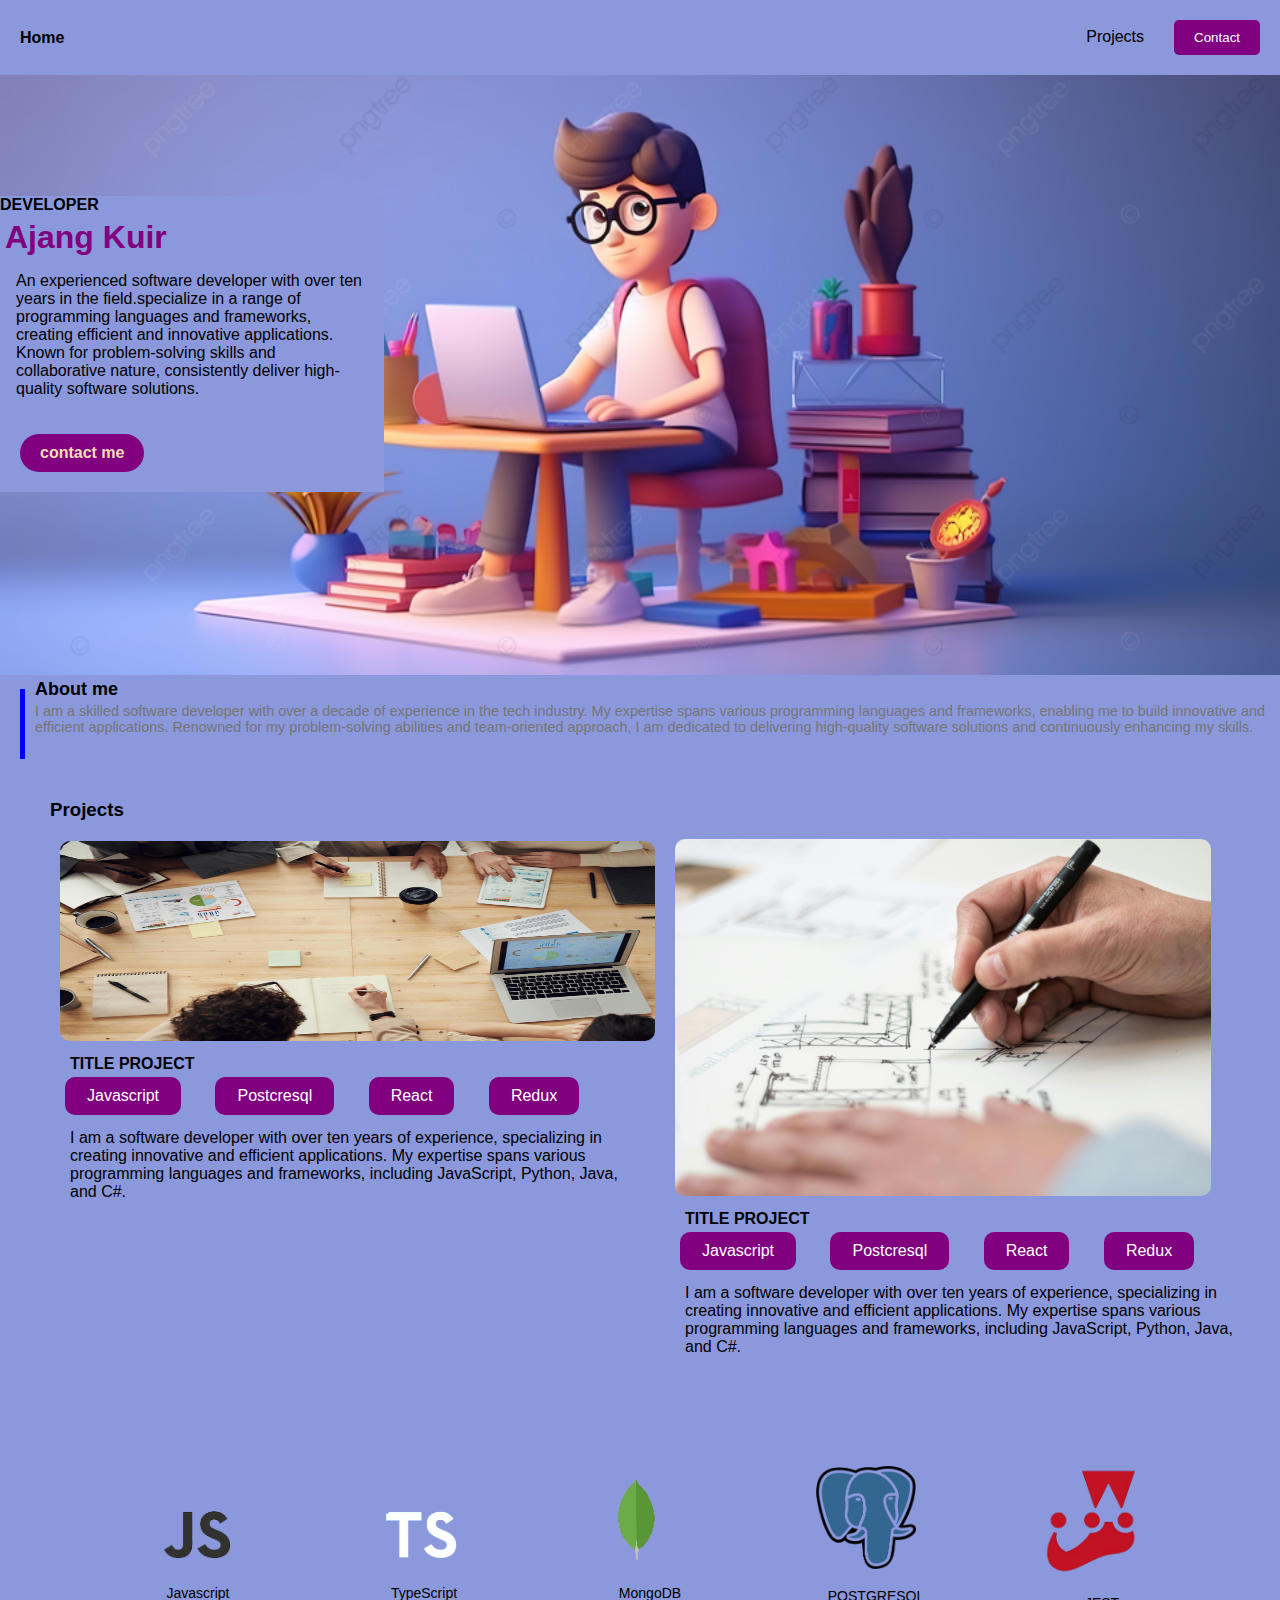
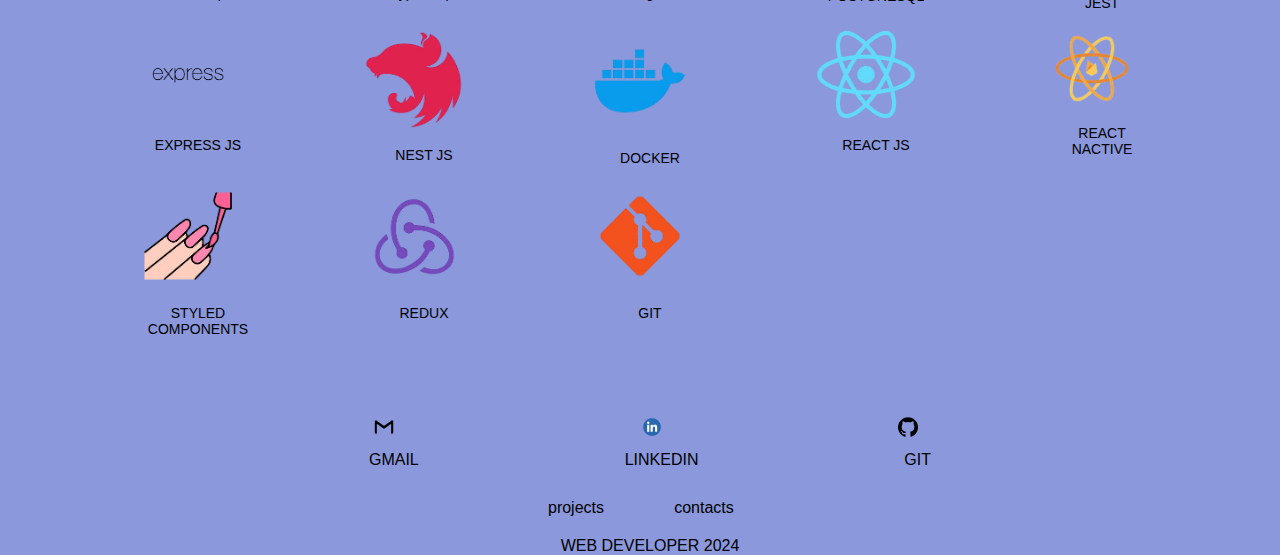
<file: index.html>
<!DOCTYPE html>
<html lang="en">
<head>
    <meta charset="UTF-8">
    <meta name="viewport" content="width=device-width, initial-scale=1.0">
    <title>Application</title>
    <link rel="stylesheet" href="css/style.css">
    <link rel="stylesheet" href="css/responsive.css">
</head>
<body>
    <nav>
        <div class="nav-left">
            <a href="#">Home</a>
        </div>
        <div class="nav-right">
            <ul>
                <li>
                    <a href="#">Projects</a>
                </li>
                <li>
                    <a href="contact.html">
                        <button>Contact</button>
                    </a>

                </li>
            </ul>
        </div>
    </nav>

  

    <main>
        <section class="section1">
            <img src="image/3dimage.png" alt="">

            <div class="loper">
                <h4>DEVELOPER</h4>
                <h1>Ajang Kuir</h1>

                <p>
                     An experienced software developer with over ten years in the field.specialize in a range of programming languages and frameworks, creating efficient and innovative applications. Known for problem-solving skills and collaborative nature, consistently deliver high-quality software solutions.  
                </p>

                <button>contact me</button>

            </div>

        </section>

        <section class="section2">
            <div class="blue-stick"></div>
            <div class="about">
                <h1>About me</h1>
                <p>
                    I am a skilled software developer with over a decade of experience in the tech industry. My expertise spans various programming languages and frameworks, enabling me to build innovative and efficient applications. Renowned for my problem-solving abilities and team-oriented approach, I am dedicated to delivering high-quality software solutions and continuously enhancing my skills.  
                </p>
            </div>
        </section>

        <section class="section3">
              
            <div class="react">
                <h3>Projects</h3>
                <img src="image/pexels-fauxels-3183186.jpg" alt="">
                <h4>TITLE PROJECT</h4>
                <button>Javascript</button> <button>Postcresql</button> <button>React</button>
                <button>Redux</button>

                <p>
                    I am a software developer with over ten years of experience, specializing in creating innovative and efficient applications. My expertise spans various programming languages and frameworks, including JavaScript, Python, Java, and C#.  
                </p>
            </div>

            <div class="control">
                <img src="image/pexels-lexovertoom-1109541.jpg" alt="">
                <h4>TITLE PROJECT</h4>
                <button>Javascript</button> <button>Postcresql</button> <button>React</button>
                <button>Redux</button>

                <p>
                    I am a software developer with over ten years of experience, specializing in creating innovative and efficient applications. My expertise spans various programming languages and frameworks, including JavaScript, Python, Java, and C#.  
                </p>
            </div>

          

         
        </section>

        <section class="section4">

            <div class="image-container">
                <img src="image/java-removebg-preview.png" alt="">
                <p>Javascript</p>
            </div>
            <div class="image-container">
                <img src="image/typescript-removebg-preview.png" alt="">
                <p>TypeScript</p>
            </div>
            <div class="image-container">
                <img src="image/leaf-removebg-preview.png" alt="">
                <p>MongoDB</p>
            </div>
            <div class="image-container">
                <img src="image/post-removebg-preview.png" alt="">
                <p>POSTGRESQL</p>
            </div>
            <div class="image-container">
                <img src="image/jester-removebg-preview.png" alt="">
                <p>JEST</p>
            </div>
            <div class="image-container">
                <img src="image/exp-removebg-preview.png" alt="">
                <p>EXPRESS JS</p>
            </div>
            <div class="image-container">
                <img src="image/nest-removebg-preview (1).png" alt="">
                <p>NEST JS</p>
            </div>
            <div class="image-container">
                <img src="image/docker-removebg-preview.png" alt="">
                <p>DOCKER</p>
            </div>
            <div class="image-container">
                <img src="image/react-removebg-preview.png" alt="">
                <p>REACT JS</p>
            </div>
            <div class="image-container">
                <img src="image/nactive-removebg-preview.png" alt="">
                <p>REACT<BR>NACTIVE</p>
            </div>
            <div class="image-container">
                <img src="image/ico-removebg-preview.png" alt="">
                <p>STYLED<BR>COMPONENTS</p>
            </div>
            <div class="image-container">
                <img src="image/redux-removebg-preview.png" alt="">
                <p>REDUX</p>
            </div>
            <div class="image-container">
                <img src="image/git-removebg-preview.png" alt="">
                <p>GIT</p>
            </div>
        </section>

        <footer>

            
            <div class="footer-content">
                <div class="colon">
                    <img src="image/mail-removebg-preview.png" alt="GMAIL">
                    <p>GMAIL</p>
                </div>
                <div class="colon">
                    <img src="image/linked-removebg-preview.png" alt="LINKEDIN">
                    <p>LINKEDIN</p>
                </div>
                <div class="colon">
                    <img src="image/get-removebg-preview.png" alt="GIT">
                    <p>GIT</p>
                </div>
            </div>
            <div class="center-text">
                <p>projects</p>
                <p>contacts</p>
            </div>

            <p>WEB DEVELOPER 2024</p>
        </footer>


       

    </main>

    
</body>
</html>
</file>
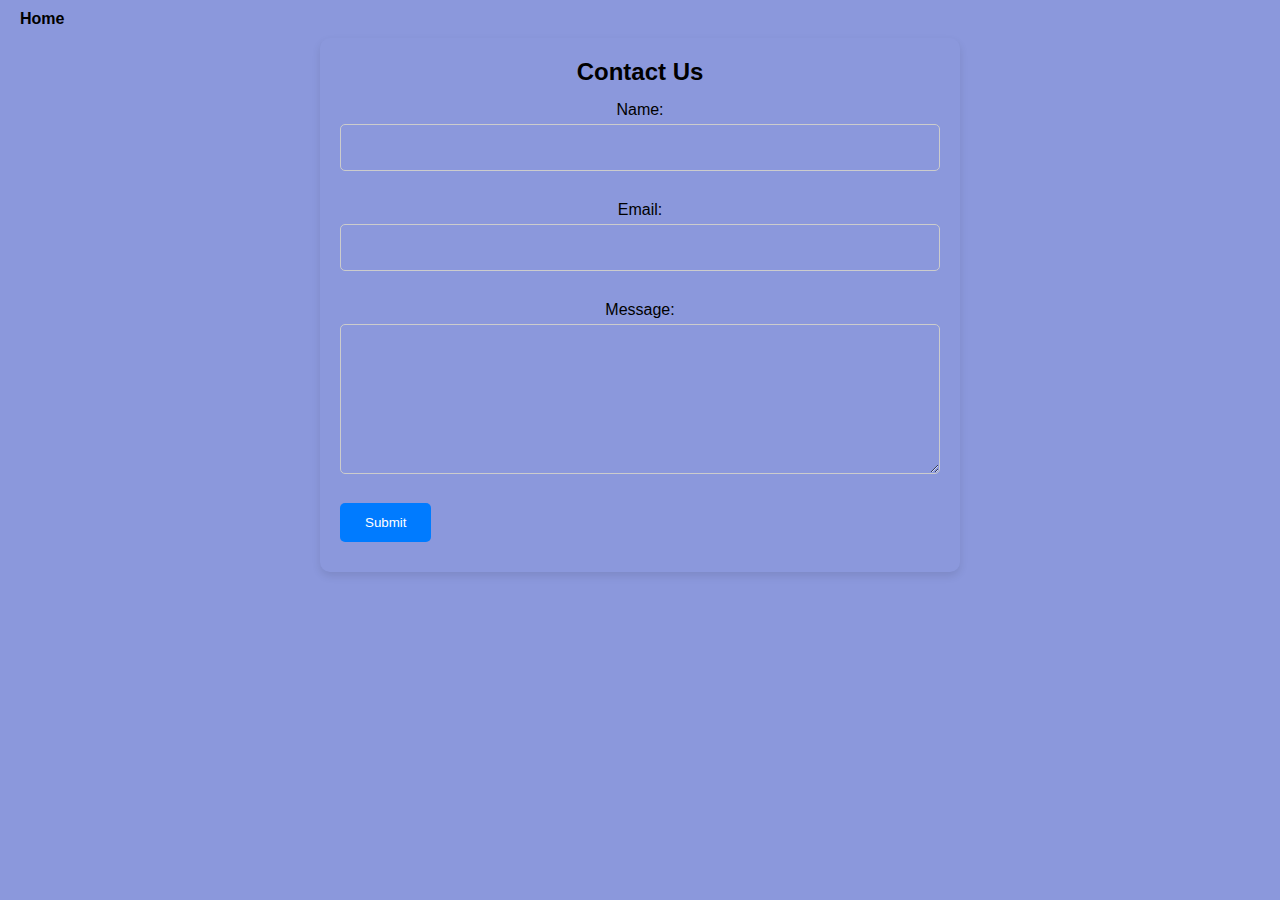
<file: contact.html>
<!DOCTYPE html>
<html lang="en">
<head>
    <meta charset="UTF-8">
    <meta name="viewport" content="width=device-width, initial-scale=1.0">
    <title>Contact Us</title>
    <link rel="stylesheet" href="css/style.css">
    
</head>
<body>
    <nav>
        <div class="nav-left">
            <a href="index.html">Home</a>
        </div>
    </nav>

    <div id="contactFormContainer" class="contact-form-container">
        <form id="contactForm">
            <h2>Contact Us</h2>
            <label for="name">Name:</label>
            <input type="text" id="name" name="name" required>
            <label for="email">Email:</label>
            <input type="email" id="email" name="email" required>
            <label for="message">Message:</label>
            <textarea id="message" name="message" required></textarea>
            <button type="submit">Submit</button>
            <a href="index.html"></a>
        </form>
    </div>
</body>
</html>
</file>
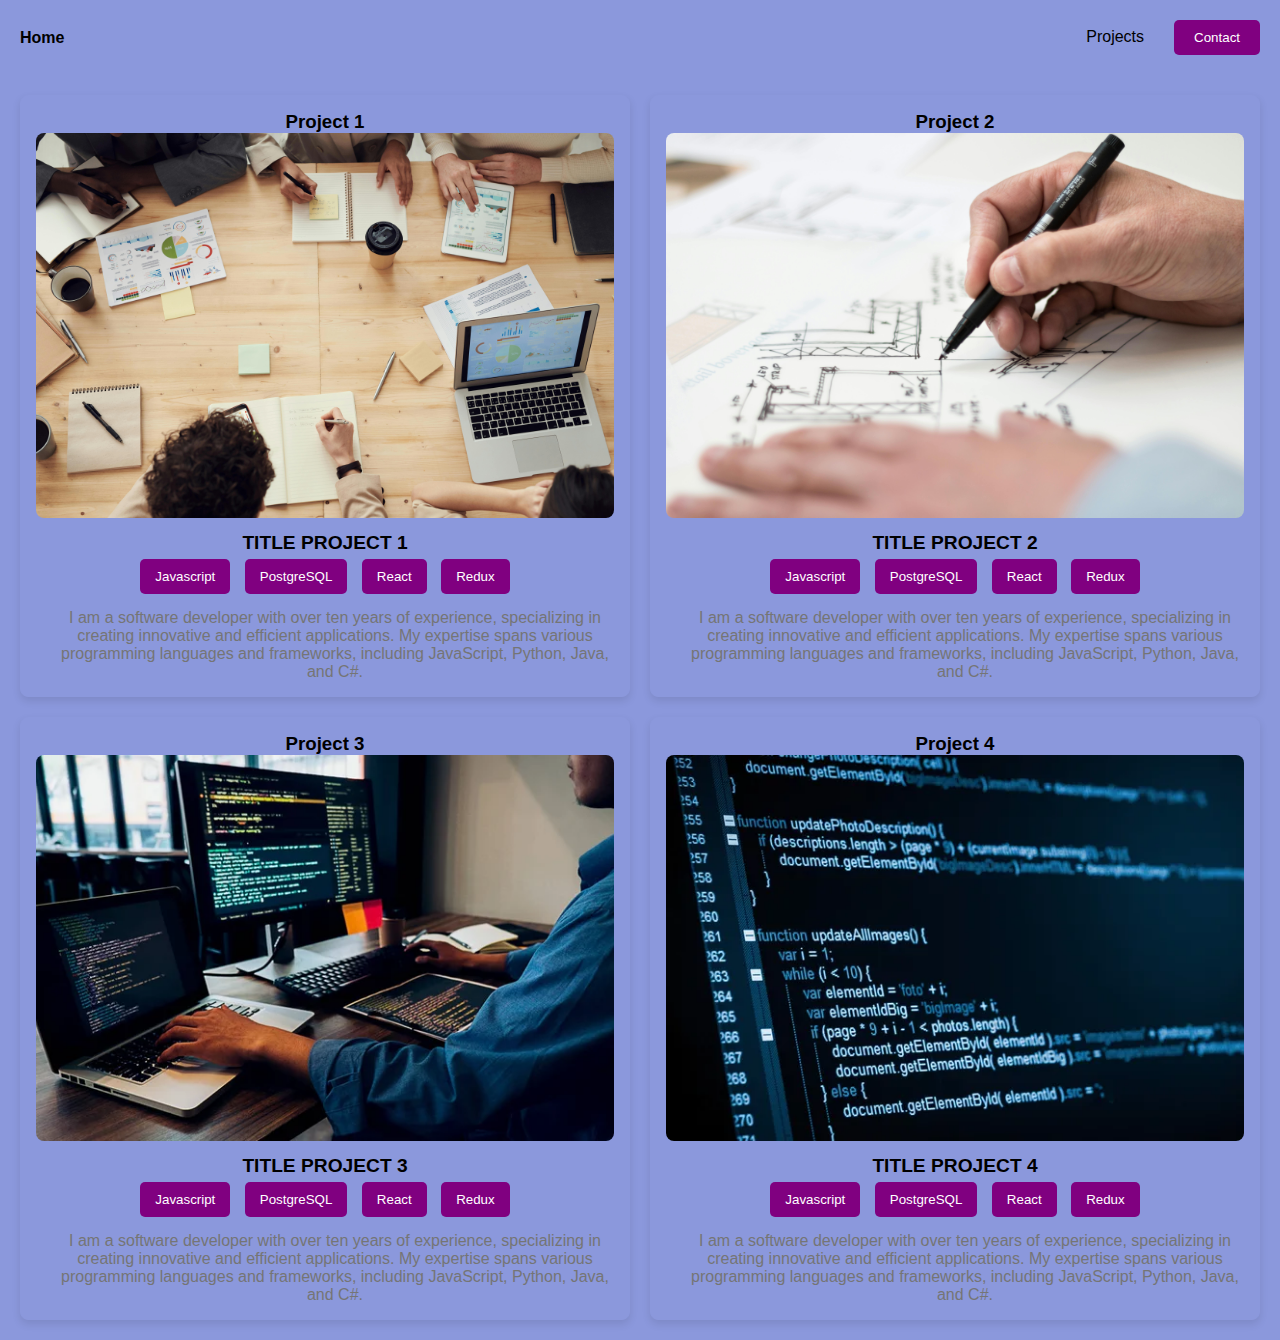
<file: projects.html>
<!DOCTYPE html>
<html lang="en">
<head>
    <meta charset="UTF-8">
    <meta name="viewport" content="width=device-width, initial-scale=1.0">
    <title>Projects</title>
    <link rel="stylesheet" href="css/style.css">
    <link rel="stylesheet" href="css/responsive.css"> 
</head>
<body>
    <nav>
        <div class="nav-left">
            <a href="index.html">Home</a>
        </div>
        <div class="nav-right">
            <ul>
                <li>
                    <a href="projects.html">Projects</a>
                </li>
                <li>
                    <a href="contact.html">
                        <button>Contact</button>
                    </a>
                </li>
            </ul>
        </div>
    </nav>

    <main>
        <section class="projects">
            <div class="project">
                <h3>Project 1</h3>
                <img src="image/pexels-fauxels-3183186.jpg" alt="Project 1 Image">
                <h4>TITLE PROJECT 1</h4>
                <button>Javascript</button>
                <button>PostgreSQL</button>
                <button>React</button>
                <button>Redux</button>
                <p>
                    I am a software developer with over ten years of experience, specializing in creating innovative and efficient applications. My expertise spans various programming languages and frameworks, including JavaScript, Python, Java, and C#.
                </p>
            </div>

            <div class="project">
                <h3>Project 2</h3>
                <img src="image/pexels-lexovertoom-1109541.jpg" alt="Project 2 Image">
                <h4>TITLE PROJECT 2</h4>
                <button>Javascript</button>
                <button>PostgreSQL</button>
                <button>React</button>
                <button>Redux</button>
                <p>
                    I am a software developer with over ten years of experience, specializing in creating innovative and efficient applications. My expertise spans various programming languages and frameworks, including JavaScript, Python, Java, and C#.
                </p>
            </div>

            <div class="project">
                <h3>Project 3</h3>
                <img src="image/pro3.jpg" alt="Project 3 Image">
                <h4>TITLE PROJECT 3</h4>
                <button>Javascript</button>
                <button>PostgreSQL</button>
                <button>React</button>
                <button>Redux</button>
                <p>
                    I am a software developer with over ten years of experience, specializing in creating innovative and efficient applications. My expertise spans various programming languages and frameworks, including JavaScript, Python, Java, and C#.
                </p>
            </div>

            <div class="project">
                <h3>Project 4</h3>
                <img src="image/pro5.jpg" alt="Project 4 Image">
                <h4>TITLE PROJECT 4</h4>
                <button>Javascript</button>
                <button>PostgreSQL</button>
                <button>React</button>
                <button>Redux</button>
                <p>
                    I am a software developer with over ten years of experience, specializing in creating innovative and efficient applications. My expertise spans various programming languages and frameworks, including JavaScript, Python, Java, and C#.
                </p>
            </div>
        </section>
    </main>
</body>
</html>
</file>
<file: css/style.css>
*{
    font-family: 'poppins', Arial, Helvetica, sans-serif;
    padding: o;
    margin: 0;
     background-color:#8b98dc; 
}

nav {
    display: flex;
    justify-content: space-between; 
    align-items: center; 
    padding: 10px;
    background-color: #8b98dc; 
    
  }

.nav-left a {
    text-decoration: none;
    color: #000; 
    font-weight: bold; 
    
}

.nav-right ul {
    list-style: none;
    margin: 0;
    padding: 0;
    display: flex;
    align-items: baseline; 
}

.nav-right li {
    margin-left: 20px;
     
}

  

.nav-right a {
    text-decoration: none;
    color: #000; 
    margin-top: 10px;
}

.nav-right button {
    background-color: purple; 
    color: white;
    border: none;
    padding: 10px 20px; 
    border-radius: 5px; 
    cursor: pointer; 
}

.nav-right button:hover {
    background-color: #0056b3; 
}

  /* contact */
  
.contact-form-container {
    display: flex; /* Flexbox to center form */
    justify-content: center;
    align-items: center;
    width: 100%;
    height: 100%;
}

#contactForm {
    background-color: #8b98dc;
    padding: 20px;
    border-radius: 10px;
    box-shadow: 0 4px 8px rgba(0, 0, 0, 0.1);
    width: 80%;
    max-width: 600px;
}

#contactForm h2 {
    margin-top: 0;
    text-align: center;
}

#contactForm label {
    display: block;
    margin: 15px 0 5px;
    text-align: center;
}

#contactForm input,
#contactForm textarea {
    width: 100%;
    padding: 15px;
    margin-bottom: 15px;
    border: 1px solid #ccc;
    border-radius: 5px;
    box-sizing: border-box;
}

#contactForm textarea {
    height: 150px;
}

#contactForm button[type="submit"],
#contactForm button[type="button"] {
    background-color: #007bff;
    color: white;
    border: none;
    padding: 12px 25px;
    border-radius: 5px;
    cursor: pointer;
    margin: 10px 0;
}

#contactForm button[type="button"] {
    background-color: #ccc;
    color: black;
}

#contactForm button[type="button"]:hover {
    background-color: #999;
}

.nav-left a{
    text-decoration: none;
    color: black;
    margin: 10px;
}

/* projects */
.projects {
    display: grid;
    grid-template-columns: 1fr;
    gap: 20px; 
    padding: 20px;
}

.project {
    border: 1px solid #8b98dc;
    border-radius: 8px;
    padding: 15px;
    box-shadow: 0 4px 8px rgba(0, 0, 0, 0.1);
    background-color: #8b98dc;
    text-align: center;
}

.project img {
    width: 100%;
    height: auto;
    border-radius: 8px;
}

.project h4 {
    margin-top: 10px;
    font-size: 1.2em;
}

.project button {
    margin: 5px;
    background-color: purple;
    color: white;
    border: none;
    padding: 10px 15px;
    border-radius: 5px;
    cursor: pointer;
}

.project button:hover {
    background-color: #0056b3;
}

.project p {
    margin-top: 10px;
    color: #757575;
}





/* section one */

.section1{
    text-align: center;
    position: relative;
}


.section1 img{
    width: 100%;
}


.section1 button{
    font-size: 1em;
    font-weight: 600;
    border: none;
    border-radius: 30px;
    background-color: purple;
    padding: 10px 20px;
    color: wheat;
    margin: 20px;
}

.section1 p{
    font-size: 0.9em;
    color: #757575;
    margin: 1em ;
}

.section1 .loper h1{
    margin: 5px;
    font-weight: 800;
    font-size: 2em;
    color: purple;
}

.section1 .loper h3{
    font-size: large;
    font-weight: 300;
}


/* section two */

.section2{
    margin-left: 10px;
    display: flex;
}

.blue-stick{
    width: 10px;
    height: 70px;
    background-color: blue;
    margin: 10px;
}

.section2 .about p{
    font-size: 0.9em;
    color: #757575;
    margin: 0.2em 0;
}

.section2 .about h1{
    font-size: large;
    font-weight: 600;
    
}

/* section three  */

.section3 img{
    width: 90%;
    margin-top: 10px;
    padding: 10px;
    border-radius: 20px;
}



.section3 button{
    font-size: 1em;
    font-weight: 500;
    border: none;
    border-radius: 10px;
    padding: 10px 22px;
    margin: 4px 15px;
    background-color: purple;
    color: white;
}

.section3{
    margin-left: 30px;
    margin-top: 10px;
    
}

.section3 .react h4, p, button{
     margin-left: 20px; 
    
}


.section3 .control h4, p, button{
    margin-left:20px ;
}



/* section four */

.section4 {
    display: grid;
    grid-template-columns: repeat(3, 1fr);
    gap: 10px; 
    text-align: center;
  
}

.section4 img {
    width: 100%;
    height: auto; 
    padding: 10px;
    align-items: center;
    
}

.image-container img {
    width: 100%;
    height: auto; 
    max-width: 100px; 
}

.image-container p {
    margin-top: 5px; 
    font-size: 14px; 
}

/* footer */

footer {
    display: flex;
    flex-direction: column;
    justify-content: center;
    align-items: center;
    width: 100%;
}
.footer-content {
    display: flex;
    justify-content: space-around;
    width: 60%;
    margin-bottom: 20px;
}
.colon {
    text-align: center;
}
.colon img {
    width: 20px; 
    height: auto;
    color: purple;
}
.center-text {
    display: flex;
    justify-content: center;
    width: 20%; 
    text-align: center;
    
}
.center-text p {
    margin: 10px;
    padding: auto;
}
</file>
<file: css/responsive.css>
@media screen and (min-width: 768px){
    .projects {
        grid-template-columns: repeat(2 , 1fr); /* Stack items on small screens */
    }
    .section1{
      position: relative;
       text-align: left;
    }

    .section1 .loper{  
       position: absolute;
       top: 20%;
       width: 30%;
       height: auto;
       
      
    }

    .section1 .loper p{
        color: black;
        font-weight: 400;
        font-size: 1em;
    }

    .section1 img{
        width: 100%;
        height: 600px;
        object-fit: cover;
        
    }

    /* section three */

    .section3 {
        display: flex;
        justify-content: space-between; 
        gap: 20px; 
        padding: 20px; 
    }
    
    .react, p, .control {
        flex: 1; 
         
    }
    
    .react img{
        width: 100%; 
        height: 200px;
        
        
    }

    .control img{
        margin-top: 30px;
    }
    
    button {
        margin: 10px; 
    }
    
    p {
        margin-top: 10px; /* Space above paragraphs */
    
    }

    /* section four */

    .section4 {
        display: grid;
        grid-template-columns: repeat(5, 1fr);
        gap: 10px; 
        text-align: center;
        margin: 80px;
      
    }
}
</file>
